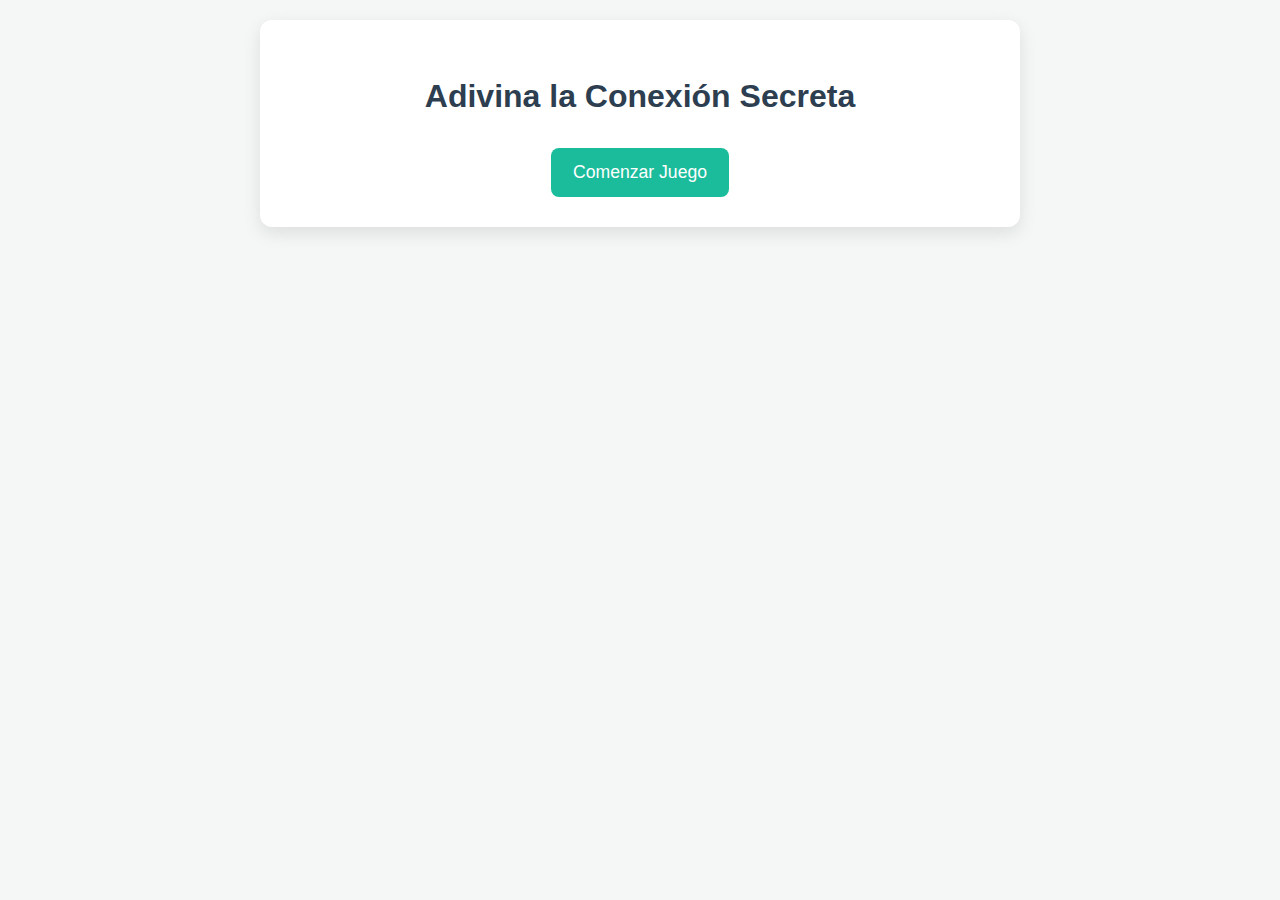
<file: find-the-word.html>
<!DOCTYPE html>
<html lang="es">
<head>
    <meta charset="UTF-8">
    <meta name="viewport" content="width=device-width, initial-scale=1.0">
    <title>Juego de Asociación de Palabras Avanzado</title>
    <style>
        body {
            font-family: 'Segoe UI', Tahoma, Geneva, Verdana, sans-serif;
            display: flex;
            flex-direction: column;
            align-items: center;
            background-color: #f4f7f6; /* Un gris muy claro y suave */
            margin-top: 20px;
            color: #333;
            line-height: 1.6;
        }
        #game-container {
            background-color: #ffffff;
            padding: 30px;
            border-radius: 12px;
            box-shadow: 0 6px 18px rgba(0,0,0,0.1);
            width: 90%;
            max-width: 700px;
            text-align: center;
        }
        h1 {
            color: #2c3e50; /* Azul oscuro petróleo */
            margin-bottom: 25px;
        }
        #context-words-area h2 {
            margin-top: 0;
            color: #34495e; /* Azul grisáceo */
            font-size: 1.5em; /* Ajustado para mejor lectura */
            margin-bottom: 15px;
        }
        #context-words-list {
            list-style-type: none;
            padding: 0;
            margin-bottom: 25px;
            display: flex;
            flex-wrap: wrap;
            justify-content: center;
            gap: 12px; /* Espacio entre "píldoras" */
        }
        #context-words-list li {
            background-color: #e0eafc; /* Azul bebé muy claro */
            padding: 10px 18px;
            border-radius: 25px; /* Forma de píldora más pronunciada */
            font-size: 1.15em;
            color: #2c3e50; /* Azul oscuro petróleo para el texto */
            box-shadow: 0 3px 6px rgba(0,0,0,0.08);
            transition: transform 0.2s ease-out;
        }
        #context-words-list li:hover {
            transform: translateY(-2px);
        }
        #input-area {
            margin-top: 20px;
            display: flex;
            justify-content: center;
            align-items: center;
            gap: 10px;
            margin-bottom: 20px;
        }
        #user-word-input {
            padding: 14px;
            font-size: 1.1em;
            border: 2px solid #bdc3c7; /* Gris neutro */
            border-radius: 8px;
            width: 65%;
            max-width: 320px;
            transition: border-color 0.3s ease;
        }
        #user-word-input:focus {
            outline: none;
            border-color: #3498db; /* Azul brillante al enfocar */
        }
        #submit-button, #start-button, #next-round-button {
            padding: 14px 22px;
            font-size: 1.1em;
            color: white;
            border: none;
            border-radius: 8px;
            cursor: pointer;
            transition: background-color 0.3s ease, transform 0.1s ease;
        }
        #submit-button:hover:not(:disabled), 
        #start-button:hover:not(:disabled), 
        #next-round-button:hover:not(:disabled) {
            transform: translateY(-1px);
        }

        #start-button { background-color: #1abc9c; /* Turquesa */ }
        #start-button:hover { background-color: #16a085; /* Turquesa oscuro */ }
        
        #submit-button { background-color: #3498db; /* Azul brillante */ }
        #submit-button:hover:not(:disabled) { background-color: #2980b9; /* Azul más oscuro */ }
        #submit-button:disabled { background-color: #aab8c2; cursor: not-allowed; }

        #next-round-button { background-color: #2ecc71; /* Verde esmeralda */ }
        #next-round-button:hover:not(:disabled) { background-color: #27ae60; /* Verde más oscuro */ }
        #next-round-button:disabled { background-color: #95a5a6; /* Gris para deshabilitado */ }

        #feedback-area {
            margin-top: 30px;
            padding: 20px;
            background-color: #ecf0f1; /* Gris muy claro */
            border-radius: 8px;
            border-left: 6px solid #3498db; /* Acento azul */
            text-align: left;
        }
        .feedback-text { margin-top: 8px; font-size: 1.05em; color: #555; }
        #possible-answers-area { margin-top: 15px; font-size: 0.95em; }
        #possible-answers-area p { font-weight: bold; color: #34495e; }
        #possible-answers-area ul { list-style-type: disc; margin-left: 25px; padding-left: 0;}
        #possible-answers-area li { margin-bottom: 5px; }

        #score-area { margin-top: 25px; font-size: 1.4em; font-weight: bold; color: #2c3e50; }
        
        #final-summary {
            margin-top: 30px; padding: 25px; background-color: #e8f6f3; /* Verde menta muy claro */
            border: 1px solid #d0e9e4; border-radius: 10px; text-align: left;
        }
        #final-summary h3 { color: #16a085; /* Turquesa oscuro */ text-align: center; font-size: 1.6em; }
        #final-summary ul { list-style-type: none; padding: 0; }
        #final-summary li {
            background-color: #fff; margin-bottom: 12px; padding: 15px;
            border-radius: 6px; border: 1px solid #ddd; font-size: 1em;
            line-height: 1.5;
        }
        #final-summary li strong { color: #2c3e50; }
        #final-summary li em { color: #3498db; }
    </style>
</head>
<body>
    <div id="game-container">
        <h1>Adivina la Conexión Secreta</h1>

        <div id="context-words-area" style="display:none;">
            <h2>Considera esta lista de palabras:</h2>
            <ul id="context-words-list"></ul>
            <p>Escribe una palabra que conecte o englobe a TODAS ellas:</p>
        </div>

        <div id="input-area" style="display:none;">
            <input type="text" id="user-word-input" placeholder="Tu palabra clave...">
            <button id="submit-button">Enviar</button>
        </div>

        <div id="feedback-area" style="display:none;">
            <p class="feedback-text">Tu palabra enviada: <strong id="user-submitted-word"></strong></p>
            <p class="feedback-text">Puntos obtenidos en esta ronda: <strong id="round-points"></strong></p>
            <div id="possible-answers-area" style="display:none;">
                <p>Algunas respuestas posibles (y sus puntos):</p>
                <ul id="possible-answers-list"></ul>
            </div>
        </div>

        <div id="score-area" style="display:none;">
            <p>Puntuación Total: <span id="total-score">0</span></p>
        </div>

        <button id="next-round-button" style="display:none;">Siguiente Ronda</button>
        <button id="start-button">Comenzar Juego</button>

        <div id="final-summary" style="display:none;">
            <h3>¡Juego Terminado!</h3>
            <p style="text-align:center; font-size: 1.3em; margin-bottom:20px;">Puntuación Final Total: <strong id="final-total-score"></strong></p>
            <h4>Resumen de tus selecciones:</h4>
            <ul id="selection-summary-list"></ul>
        </div>
    </div>

    <script>
        const wordSets = [
            {
                contextWords: ["PLAYA", "ARENA", "OLAS", "SOL", "MAR"],
                relatedAnswers: [
                    { word: "VERANO", weight: 10 }, { word: "VACACIONES", weight: 8 },
                    { word: "NADAR", weight: 6 }, { word: "BRONCEADO", weight: 5 },
                    { word: "RELAX", weight: 4 }, { word: "COSTA", weight: 3}
                ]
            },
            {
                contextWords: ["LIBRO", "LEER", "HISTORIA", "PÁGINAS", "CONOCIMIENTO"],
                relatedAnswers: [
                    { word: "BIBLIOTECA", weight: 10 }, { word: "AUTOR", weight: 8 },
                    { word: "NOVELA", weight: 7 }, { word: "APRENDER", weight: 6 },
                    { word: "IMAGINACION", weight: 5 }, { word: "SABIDURIA", weight: 4} // Normalizado sin tilde
                ]
            },
            {
                contextWords: ["FIESTA", "MÚSICA", "AMIGOS", "BAILAR", "CELEBRACIÓN"],
                relatedAnswers: [
                    { word: "ALEGRIA", weight: 10 }, { word: "DIVERSION", weight: 9 }, // Normalizado
                    { word: "CUMPLEAÑOS", weight: 7 }, { word: "NOCHE", weight: 6 },
                    { word: "EVENTO", weight: 5 }, { word: "BAILE", weight: 4 }
                ]
            },
            {
                contextWords: ["MONTAÑA", "ÁRBOLES", "SENDERO", "CIMA", "EXCURSIÓN"],
                relatedAnswers: [
                    { word: "NATURALEZA", weight: 10 }, { word: "SENDERISMO", weight: 9 },
                    { word: "CAMINAR", weight: 8 }, { word: "PAISAJE", weight: 7 }, 
                    { word: "AIRE", weight: 6 }, { word: "AVENTURA", weight: 5 }
                ]
            },
            {
                contextWords: ["COCINA", "RECETA", "INGREDIENTES", "SABOR", "COMIDA"],
                relatedAnswers: [
                    { word: "CHEF", weight: 10 }, { word: "COCINAR", weight: 9 },
                    { word: "RESTAURANTE", weight: 8 }, { word: "GASTRONOMIA", weight: 7 }, // Normalizado
                    { word: "ALIMENTO", weight: 6 }, { word: "DELICIOSO", weight: 5 }
                ]
            }
        ];

        let currentRound = 0;
        let totalScore = 0;
        const userSelections = [];

        const contextWordsAreaEl = document.getElementById('context-words-area');
        const contextWordsListEl = document.getElementById('context-words-list');
        const inputAreaEl = document.getElementById('input-area');
        const userWordInputEl = document.getElementById('user-word-input');
        const submitButton = document.getElementById('submit-button');

        const feedbackAreaEl = document.getElementById('feedback-area');
        const userSubmittedWordEl = document.getElementById('user-submitted-word');
        const roundPointsEl = document.getElementById('round-points');
        const possibleAnswersAreaEl = document.getElementById('possible-answers-area');
        const possibleAnswersListEl = document.getElementById('possible-answers-list');

        const totalScoreEl = document.getElementById('total-score');
        const scoreAreaEl = document.getElementById('score-area');
        const nextRoundButton = document.getElementById('next-round-button');
        const startButton = document.getElementById('start-button');
        const finalSummaryEl = document.getElementById('final-summary');
        const finalTotalScoreEl = document.getElementById('final-total-score');
        const selectionSummaryListEl = document.getElementById('selection-summary-list');

        function normalizeWord(word) {
            if (typeof word !== 'string') return '';
            return word.trim().toUpperCase()
                       .normalize("NFD").replace(/[\u0300-\u036f]/g, ""); // Elimina acentos
        }
        
        startButton.addEventListener('click', () => {
            startButton.style.display = 'none';
            contextWordsAreaEl.style.display = 'block';
            inputAreaEl.style.display = 'flex';
            scoreAreaEl.style.display = 'block';
            loadRound(currentRound);
        });

        function loadRound(roundIndex) {
            feedbackAreaEl.style.display = 'none';
            possibleAnswersAreaEl.style.display = 'none';
            nextRoundButton.style.display = 'none';
            userWordInputEl.value = '';
            userWordInputEl.disabled = false;
            submitButton.disabled = false;

            if (roundIndex >= wordSets.length) {
                endGame();
                return;
            }

            const currentSet = wordSets[roundIndex];
            contextWordsListEl.innerHTML = '';
            currentSet.contextWords.forEach(word => {
                const listItem = document.createElement('li');
                listItem.textContent = word;
                contextWordsListEl.appendChild(listItem);
            });
            userWordInputEl.focus();
        }

        submitButton.addEventListener('click', processUserSubmission);
        userWordInputEl.addEventListener('keypress', function(event) {
            if (event.key === 'Enter' && !submitButton.disabled) {
                processUserSubmission();
            }
        });

        function processUserSubmission() {
            const rawUserWord = userWordInputEl.value;
            if (!rawUserWord.trim()) {
                alert("Por favor, escribe una palabra.");
                return;
            }
            const userWordNormalized = normalizeWord(rawUserWord);
            userWordInputEl.disabled = true;
            submitButton.disabled = true;

            const currentSet = wordSets[currentRound];
            let pointsThisRound = 0;
            let matchedAnswerDetails = null;

            for (const ans of currentSet.relatedAnswers) {
                if (normalizeWord(ans.word) === userWordNormalized) {
                    pointsThisRound = ans.weight;
                    matchedAnswerDetails = ans;
                    break;
                }
            }

            totalScore += pointsThisRound;
            userSelections.push({
                contextWords: currentSet.contextWords.join(', '),
                chosenWord: rawUserWord, 
                pointsEarned: pointsThisRound
            });

            userSubmittedWordEl.textContent = rawUserWord;
            roundPointsEl.textContent = pointsThisRound;
            totalScoreEl.textContent = totalScore;
            feedbackAreaEl.style.display = 'block';

            possibleAnswersListEl.innerHTML = '';
            const sortedAnswers = [...currentSet.relatedAnswers].sort((a, b) => b.weight - a.weight);
            sortedAnswers.forEach(ans => {
                const li = document.createElement('li');
                li.textContent = `${ans.word} (${ans.weight} pts)`;
                if (matchedAnswerDetails && normalizeWord(ans.word) === normalizeWord(matchedAnswerDetails.word)) {
                    li.style.fontWeight = 'bold';
                    li.style.color = '#27ae60'; // Verde para la respuesta acertada
                } else if (pointsThisRound === 0 && ans.weight === sortedAnswers[0].weight && sortedAnswers.length > 0) {
                     // Podrías destacar la mejor si el usuario no la acertó
                }
                possibleAnswersListEl.appendChild(li);
            });
            possibleAnswersAreaEl.style.display = 'block';

            if (currentRound < wordSets.length - 1) {
                nextRoundButton.textContent = 'Siguiente Ronda';
            } else {
                nextRoundButton.textContent = 'Ver Resultados Finales';
            }
            nextRoundButton.style.display = 'block';
            nextRoundButton.disabled = false;
            nextRoundButton.focus(); // Ayuda a la navegación con teclado
        }

        nextRoundButton.addEventListener('click', () => {
            currentRound++;
            nextRoundButton.disabled = true;
            loadRound(currentRound);
        });

        function endGame() {
            contextWordsAreaEl.style.display = 'none';
            inputAreaEl.style.display = 'none';
            feedbackAreaEl.style.display = 'none';
            scoreAreaEl.style.display = 'none';
            nextRoundButton.style.display = 'none';

            finalTotalScoreEl.textContent = totalScore;
            selectionSummaryListEl.innerHTML = '';

            userSelections.forEach(selection => {
                const listItem = document.createElement('li');
                listItem.innerHTML = `Para el conjunto de palabras [<em>${selection.contextWords}</em>], tu palabra fue "<strong>${selection.chosenWord}</strong>" y obtuviste <strong>${selection.pointsEarned}</strong> puntos.`;
                selectionSummaryListEl.appendChild(listItem);
            });

            finalSummaryEl.style.display = 'block';
        }
    </script>
</body>
</html>
</file>
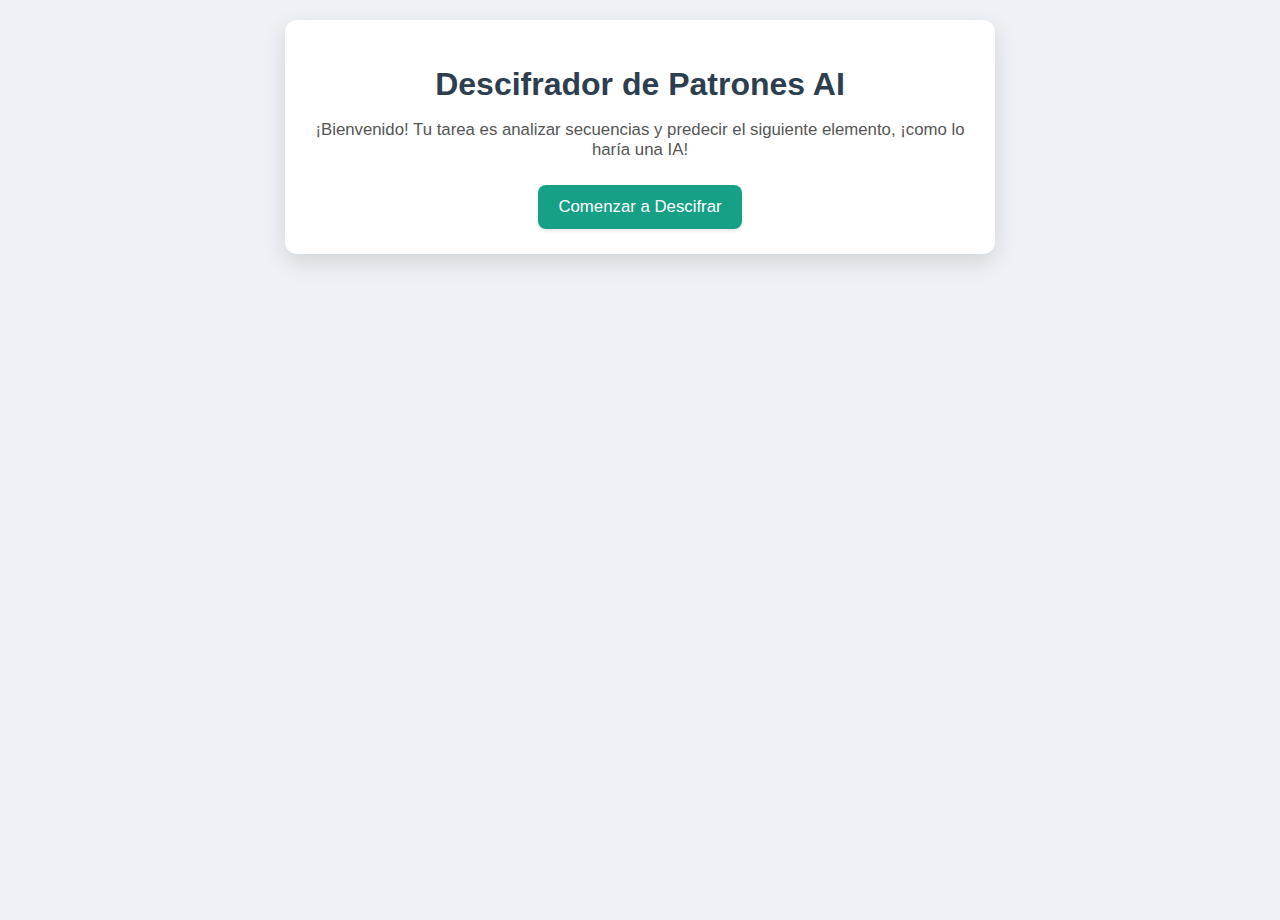
<file: pattern-finder.html>
<!DOCTYPE html>
<html lang="es">
<head>
    <meta charset="UTF-8">
    <meta name="viewport" content="width=device-width, initial-scale=1.0">
    <title>Descifrador de Patrones AI</title>
    <style>
        body {
            font-family: 'Segoe UI', Tahoma, Geneva, Verdana, sans-serif;
            display: flex;
            flex-direction: column;
            align-items: center;
            background-color: #eef1f5; /* Un fondo gris azulado muy claro */
            margin: 0;
            padding-top: 20px;
            color: #333;
            min-height: 100vh;
        }
        #game-container {
            background-color: #ffffff;
            padding: 25px 30px;
            border-radius: 12px;
            box-shadow: 0 8px 25px rgba(0,0,0,0.12);
            width: 90%;
            max-width: 650px;
            text-align: center;
            margin-bottom: 30px;
        }
        h1 {
            color: #2c3e50; /* Azul petróleo oscuro */
            margin-bottom: 10px;
        }
        #intro-text {
            color: #555;
            margin-bottom: 25px;
            font-size: 1.05em;
        }
        #sequence-area h2 {
            margin-top: 0;
            color: #34495e; /* Azul grisáceo */
            font-size: 1.4em;
            margin-bottom: 8px;
        }
        #sequence-display {
            font-size: 1.8em; /* Más grande para la secuencia */
            font-weight: bold;
            color: #2980b9; /* Azul brillante */
            margin-bottom: 20px;
            padding: 10px;
            background-color: #f8f9fa;
            border-radius: 6px;
            display: inline-block;
        }
        #input-area {
            margin-top: 15px;
            display: flex;
            justify-content: center;
            align-items: center;
            gap: 10px;
            margin-bottom: 20px;
        }
        #user-answer-input {
            padding: 12px;
            font-size: 1.1em;
            border: 2px solid #ced4da; /* Borde gris claro */
            border-radius: 8px;
            width: 50%;
            max-width: 200px;
            text-align: center;
            transition: border-color 0.3s ease;
        }
        #user-answer-input:focus {
            outline: none;
            border-color: #3498db; /* Azul al enfocar */
        }
        #submit-button, #start-button, #next-round-button {
            padding: 12px 20px;
            font-size: 1.05em;
            color: white;
            border: none;
            border-radius: 8px;
            cursor: pointer;
            transition: background-color 0.2s ease, transform 0.1s ease;
            box-shadow: 0 2px 4px rgba(0,0,0,0.1);
        }
        #submit-button:hover:not(:disabled), 
        #start-button:hover:not(:disabled), 
        #next-round-button:hover:not(:disabled) {
            transform: translateY(-1px);
        }

        #start-button { background-color: #16a085; /* Turquesa */ }
        #start-button:hover { background-color: #138d75; }
        
        #submit-button { background-color: #3498db; /* Azul brillante */ }
        #submit-button:hover:not(:disabled) { background-color: #2980b9; }
        #submit-button:disabled { background-color: #bdc3c7; cursor: not-allowed; opacity: 0.7; }

        #next-round-button { background-color: #2ecc71; /* Verde esmeralda */ }
        #next-round-button:hover:not(:disabled) { background-color: #27ae60; }
        #next-round-button:disabled { background-color: #95a5a6; opacity: 0.7; }

        #feedback-area {
            margin-top: 25px;
            padding: 18px;
            background-color: #f0f3f4; /* Gris muy claro */
            border-radius: 8px;
            text-align: left;
            border-left: 5px solid #1abc9c; /* Acento turquesa */
        }
        .feedback-text { margin: 8px 0; font-size: 1em; }
        #feedback-result { font-weight: bold; }
        #pattern-explanation { background-color: #e4e9eb; padding: 10px; border-radius: 5px; margin-top:10px; }

        #score-area { margin-top: 20px; font-size: 1.3em; font-weight: bold; color: #2c3e50; }
        
        #final-summary {
            margin-top: 25px; padding: 20px; background-color: #e6f7ff; /* Azul cielo muy pálido */
            border: 1px solid #cce7ff; border-radius: 10px; text-align: left;
        }
        #final-summary h3 { color: #0056b3; /* Azul oscuro */ text-align: center; font-size: 1.5em; }
        #final-summary ul { list-style-type: none; padding: 0; }
        #final-summary li {
            background-color: #fff; margin-bottom: 10px; padding: 12px;
            border-radius: 6px; border: 1px solid #dfe6e9;
            font-size: 0.95em; line-height: 1.5;
        }
        #final-summary li strong { color: #333; }
        #final-summary li em { color: #2980b9; } /* Respuesta correcta */
        #final-summary li .user-answer { color: #e74c3c; } /* Respuesta del usuario si es incorrecta */
        #final-summary li .user-answer.correct { color: #27ae60; } /* Respuesta del usuario si es correcta */

    </style>
</head>
<body>
    <div id="game-container">
        <h1>Descifrador de Patrones AI</h1>
        <p id="intro-text">¡Bienvenido! Tu tarea es analizar secuencias y predecir el siguiente elemento, ¡como lo haría una IA!</p>

        <div id="sequence-area" style="display:none;">
            <h2>Completa la siguiente secuencia:</h2>
            <p id="sequence-display"> </p>
        </div>

        <div id="input-area" style="display:none;">
            <input type="text" id="user-answer-input" placeholder="Tu respuesta...">
            <button id="submit-button">Enviar Respuesta</button>
        </div>

        <div id="feedback-area" style="display:none;">
            <p class="feedback-text" id="feedback-result"></p>
            <p class="feedback-text">Tu respuesta fue: <strong id="user-answer-feedback"></strong></p>
            <p class="feedback-text">La respuesta correcta era: <strong id="correct-answer-feedback"></strong></p>
            <div id="pattern-explanation">
                <strong>Explicación del patrón:</strong>
                <p id="pattern-explanation-text"></p>
            </div>
        </div>

        <div id="score-area" style="display:none;">
            <p>Puntuación Total: <span id="total-score">0</span></p>
        </div>

        <button id="next-round-button" style="display:none;">Siguiente Patrón</button>
        <button id="start-button">Comenzar a Descifrar</button>

        <div id="final-summary" style="display:none;">
            <h3>¡Has completado el desafío!</h3>
            <p style="text-align:center; font-size: 1.2em; margin-bottom:15px;">Puntuación Final: <strong id="final-total-score"></strong></p>
            <h4>Resumen de tus predicciones:</h4>
            <ul id="selection-summary-list"></ul>
        </div>
    </div>

    <script>
        const sequenceData = [
            {
                id: 1,
                displaySequence: "2, 4, 6, 8",
                correctAnswer: "10",
                patternDescription: "Se suma 2 al número anterior.",
                points: 10
            },
            {
                id: 2,
                displaySequence: "A, C, E, G",
                correctAnswer: "I",
                patternDescription: "Se salta una letra del abecedario.",
                points: 10
            },
            {
                id: 3,
                displaySequence: "1, 1, 2, 3, 5",
                correctAnswer: "8",
                patternDescription: "Cada número es la suma de los dos anteriores (Secuencia de Fibonacci).",
                points: 15
            },
            {
                id: 4,
                displaySequence: "Z, X, V, T",
                correctAnswer: "R",
                patternDescription: "Se salta una letra hacia atrás en el abecedario (R S T U V W X Y Z).",
                points: 15
            },
            {
                id: 5,
                displaySequence: "3, 9, 27, 81", // Multiplicar por 3
                correctAnswer: "243",
                patternDescription: "Se multiplica el número anterior por 3.",
                points: 15
            },
            {
                id: 6,
                displaySequence: "1, 4, 9, 16",
                correctAnswer: "25",
                patternDescription: "Son los números naturales elevados al cuadrado (1², 2², 3², 4²...).",
                points: 15
            },
            {
                id: 7,
                displaySequence: "ROJO, NARANJA, AMARILLO",
                correctAnswer: "VERDE",
                patternDescription: "Sigue el orden de los colores primarios y secundarios (similar al arcoíris).",
                points: 10
            },
            {
                id: 8,
                displaySequence: "100, 95, 90, 85",
                correctAnswer: "80",
                patternDescription: "Se resta 5 al número anterior.",
                points: 10
            }
        ];

        let currentRound = 0;
        let totalScore = 0;
        const userSelections = [];

        const introTextEl = document.getElementById('intro-text');
        const sequenceAreaEl = document.getElementById('sequence-area');
        const sequenceDisplayEl = document.getElementById('sequence-display');
        const inputAreaEl = document.getElementById('input-area');
        const userAnswerInputEl = document.getElementById('user-answer-input');
        const submitButton = document.getElementById('submit-button');

        const feedbackAreaEl = document.getElementById('feedback-area');
        const feedbackResultEl = document.getElementById('feedback-result');
        const userAnswerFeedbackEl = document.getElementById('user-answer-feedback');
        const correctAnswerFeedbackEl = document.getElementById('correct-answer-feedback');
        const patternExplanationTextEl = document.getElementById('pattern-explanation-text');
        
        const scoreAreaEl = document.getElementById('score-area');
        const totalScoreEl = document.getElementById('total-score');
        const nextRoundButton = document.getElementById('next-round-button');
        const startButton = document.getElementById('start-button');
        
        const finalSummaryEl = document.getElementById('final-summary');
        const finalTotalScoreEl = document.getElementById('final-total-score');
        const selectionSummaryListEl = document.getElementById('selection-summary-list');

        function normalizeAnswer(answer) {
            if (typeof answer !== 'string') return '';
            return answer.trim().toUpperCase();
        }
        
        startButton.addEventListener('click', () => {
            startButton.style.display = 'none';
            introTextEl.style.display = 'none';
            sequenceAreaEl.style.display = 'block';
            inputAreaEl.style.display = 'flex';
            scoreAreaEl.style.display = 'block';
            loadRound(currentRound);
        });

        function loadRound(roundIndex) {
            feedbackAreaEl.style.display = 'none';
            nextRoundButton.style.display = 'none';
            userAnswerInputEl.value = '';
            userAnswerInputEl.disabled = false;
            submitButton.disabled = false;

            if (roundIndex >= sequenceData.length) {
                endGame();
                return;
            }

            const currentSequence = sequenceData[roundIndex];
            sequenceDisplayEl.innerHTML = `<strong>${currentSequence.displaySequence},</strong> <span style="color: #7f8c8d;">___</span>`;
            userAnswerInputEl.focus();
        }

        submitButton.addEventListener('click', processUserAnswer);
        userAnswerInputEl.addEventListener('keypress', function(event) {
            if (event.key === 'Enter' && !submitButton.disabled) {
                processUserAnswer();
            }
        });

        function processUserAnswer() {
            const rawUserAnswer = userAnswerInputEl.value;
            if (!rawUserAnswer.trim()) {
                alert("Por favor, ingresa tu predicción para el patrón.");
                return;
            }
            const normalizedUserAnswer = normalizeAnswer(rawUserAnswer);
            userAnswerInputEl.disabled = true;
            submitButton.disabled = true;

            const currentSequence = sequenceData[currentRound];
            const normalizedCorrectAnswer = normalizeAnswer(currentSequence.correctAnswer);
            let pointsThisRound = 0;
            let isCorrect = false;

            if (normalizedUserAnswer === normalizedCorrectAnswer) {
                pointsThisRound = currentSequence.points;
                totalScore += pointsThisRound;
                feedbackResultEl.textContent = `¡Correcto! (+${pointsThisRound} puntos)`;
                feedbackResultEl.style.color = '#27ae60'; // Verde
                isCorrect = true;
            } else {
                feedbackResultEl.textContent = "¡Incorrecto!";
                feedbackResultEl.style.color = '#e74c3c'; // Rojo
            }
            
            totalScoreEl.textContent = totalScore;
            userAnswerFeedbackEl.textContent = rawUserAnswer;
            correctAnswerFeedbackEl.textContent = currentSequence.correctAnswer;
            patternExplanationTextEl.textContent = currentSequence.patternDescription;
            feedbackAreaEl.style.display = 'block';

            userSelections.push({
                sequence: currentSequence.displaySequence,
                userAnswer: rawUserAnswer,
                correctAnswer: currentSequence.correctAnswer,
                pointsEarned: pointsThisRound,
                isCorrect: isCorrect
            });

            if (currentRound < sequenceData.length - 1) {
                nextRoundButton.textContent = 'Siguiente Patrón';
            } else {
                nextRoundButton.textContent = 'Ver Resultados Finales';
            }
            nextRoundButton.style.display = 'block';
            nextRoundButton.disabled = false;
            nextRoundButton.focus();
        }

        nextRoundButton.addEventListener('click', () => {
            currentRound++;
            nextRoundButton.disabled = true;
            loadRound(currentRound);
        });

        function endGame() {
            sequenceAreaEl.style.display = 'none';
            inputAreaEl.style.display = 'none';
            feedbackAreaEl.style.display = 'none';
            scoreAreaEl.style.display = 'none';
            nextRoundButton.style.display = 'none';
            introTextEl.style.display = 'none';


            finalTotalScoreEl.textContent = totalScore;
            selectionSummaryListEl.innerHTML = '';

            userSelections.forEach(sel => {
                const listItem = document.createElement('li');
                const userAnswerClass = sel.isCorrect ? 'user-answer correct' : 'user-answer';
                listItem.innerHTML = `Secuencia: <strong>${sel.sequence}, ___</strong><br>
                                      Tu predicción: <span class="${userAnswerClass}">${sel.userAnswer}</span><br>
                                      Respuesta correcta: <em>${sel.correctAnswer}</em><br>
                                      Puntos: <strong>${sel.pointsEarned}</strong>`;
                selectionSummaryListEl.appendChild(listItem);
            });

            finalSummaryEl.style.display = 'block';
        }
    </script>
</body>
</html>
</file>
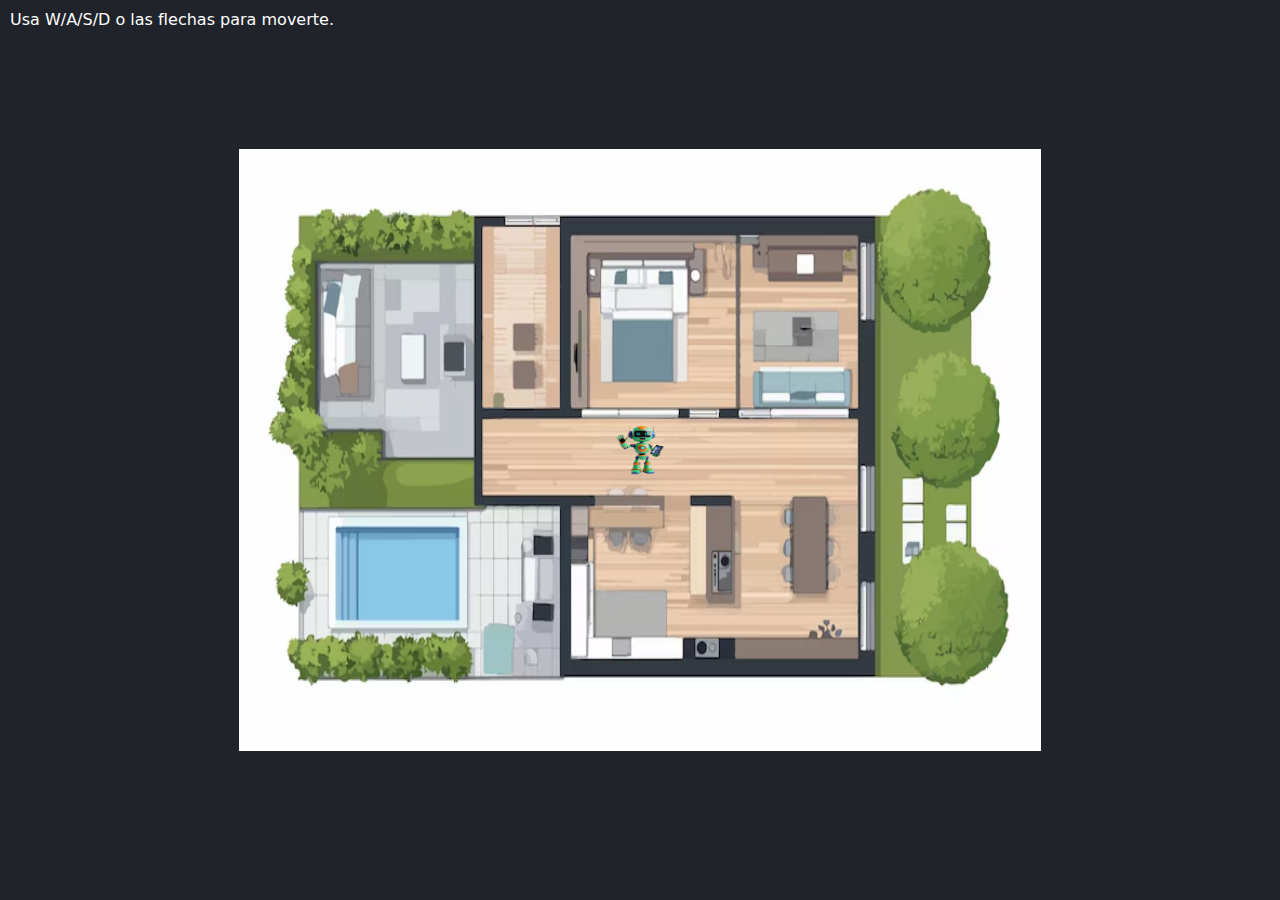
<file: three-game.html>
<!DOCTYPE html>
<html lang="es">
<head>
    <meta charset="UTF-8">
    <title>Juego 2D - Casa con Fondo</title>
    <style>
        body {
            margin: 0;
            padding: 0;
            display: flex;
            justify-content: center;
            align-items: center;
            height: 100vh;
            background-color: #20232a;
            overflow: hidden;
        }
        canvas {
            border: 1px solid white;
        }
        #info {
            position: absolute;
            top: 10px;
            left: 10px;
            font-family: system-ui, sans-serif;
            color: #ffffff;
            user-select: none;
        }
    </style>
</head>
<body>
    <div id="info">Usa W/A/S/D o las flechas para moverte.</div>
    <canvas id="gameCanvas" width="800" height="600"></canvas>

    <script>
        const canvas = document.getElementById('gameCanvas');
        const ctx = canvas.getContext('2d');

        // --- IMÁGENES ---
        const playerImage = new Image();
        playerImage.src = 'fusion-boty/recruiter/fusion-boty-no-bg.png';

        const backgroundImage = new Image();
        // !!! IMPORTANTE: Cambia esta línea por la ruta a tu imagen de fondo !!!
        backgroundImage.src = 'fusion-boty/recruiter//prop.png';

        // --- OBJETOS DEL JUEGO ---
        const player = {
            x: canvas.width / 2 - 25,
            y: canvas.height / 2 - 25,
            width: 50,
            height: 50,
            speed: 4
        };

        // --- PAREDES PARA COLISIÓN (puedes hacerlas coincidir con tu fondo) ---
        const walls = [
            { x: 0, y: 0, width: canvas.width, height: 10 },
            { x: 0, y: canvas.height - 10, width: canvas.width, height: 10 },
            { x: 0, y: 0, width: 10, height: canvas.height },
            { x: canvas.width - 10, y: 0, width: 10, height: canvas.height },
            { x: 100, y: 100, width: 10, height: 400 },
            { x: 250, y: 0, width: 10, height: 250 },
            { x: 250, y: 350, width: 300, height: 10 },
            { x: 650, y: 100, width: 10, height: 400 }
        ];

        const keys = {};
        window.addEventListener('keydown', (e) => { keys[e.code] = true; });
        window.addEventListener('keyup', (e) => { keys[e.code] = false; });

        // --- LÓGICA DEL JUEGO ---
        function checkCollision(rect1, rect2) {
            return rect1.x < rect2.x + rect2.width &&
                   rect1.x + rect1.width > rect2.x &&
                   rect1.y < rect2.y + rect2.height &&
                   rect1.y + rect1.height > rect2.y;
        }

        function updatePlayerPosition() {
            const originalX = player.x;
            const originalY = player.y;

            let moveX = 0;
            let moveY = 0;
            if (keys['KeyW'] || keys['ArrowUp']) moveY -= player.speed;
            if (keys['KeyS'] || keys['ArrowDown']) moveY += player.speed;
            if (keys['KeyA'] || keys['ArrowLeft']) moveX -= player.speed;
            if (keys['KeyD'] || keys['ArrowRight']) moveX += player.speed;

            player.x += moveX;
            for (const wall of walls) {
                if (checkCollision(player, wall)) {
                    player.x = originalX;
                    break;
                }
            }

            player.y += moveY;
            for (const wall of walls) {
                if (checkCollision(player, wall)) {
                    player.y = originalY;
                    break;
                }
            }
        }

        function draw() {
            ctx.clearRect(0, 0, canvas.width, canvas.height);

            // 1. Dibujar el fondo
            ctx.drawImage(backgroundImage, 0, 0, canvas.width, canvas.height);

            // 2. Dibujar las paredes (opcional, puedes comentarlo si no las quieres visibles)
            // ctx.fillStyle = '#888';
            // walls.forEach(wall => {
            //     ctx.fillRect(wall.x, wall.y, wall.width, wall.height);
            // });

            // 3. Dibujar al jugador
            ctx.drawImage(playerImage, player.x, player.y, player.width, player.height);
        }

        function gameLoop() {
            updatePlayerPosition();
            draw();
            requestAnimationFrame(gameLoop);
        }

        // --- INICIO DEL JUEGO ---
        let loadedImages = 0;
        const totalImages = 2; // playerImage y backgroundImage

        function onImageLoad() {
            loadedImages++;
            if (loadedImages === totalImages) {
                gameLoop(); // Empezar solo cuando ambas imágenes estén listas
            }
        }

        playerImage.onload = onImageLoad;
        backgroundImage.onload = onImageLoad;

        playerImage.onerror = () => {
            console.error("No se pudo cargar la imagen del jugador.");
            alert("Error al cargar la imagen del jugador.");
        };
        backgroundImage.onerror = () => {
            console.error("No se pudo cargar la imagen de fondo. El juego continuará sin ella.");
            // Aún si el fondo falla, intentamos iniciar el juego con el personaje
            onImageLoad();
        };
    </script>
</body>
</html>
</file>
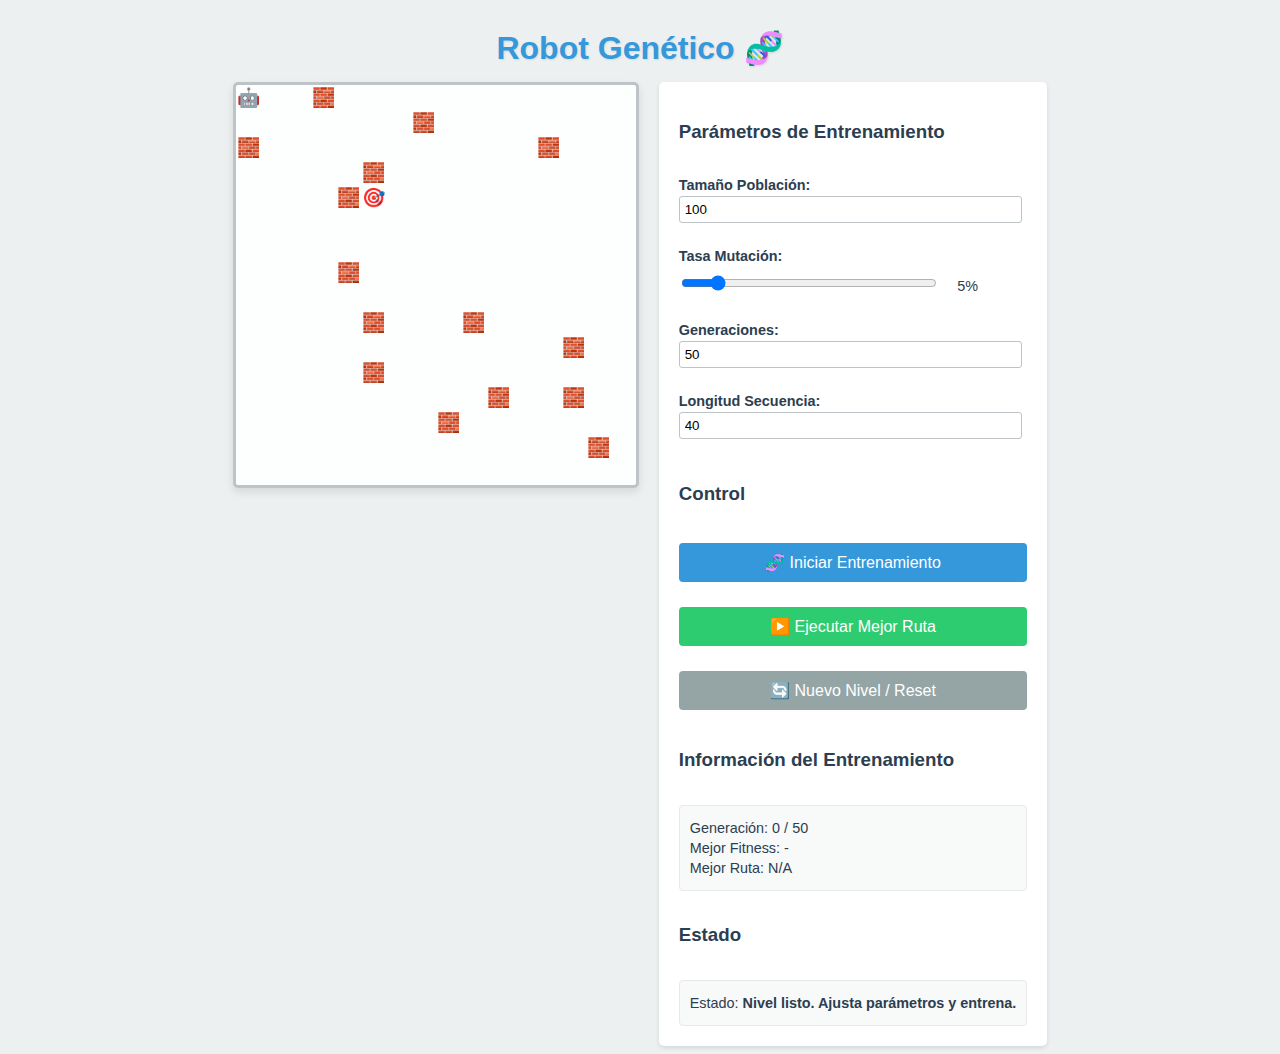
<file: training.html>
<!DOCTYPE html>
<html lang="es">
<head>
    <meta charset="UTF-8">
    <meta name="viewport" content="width=device-width, initial-scale=1.0">
    <title>Robot Genético - Simulación de Entrenamiento</title>
    <style>
        /* --- CSS similar al anterior, adaptado --- */
        :root {
            --game-size: 400px;
            --tile-size: 25px; /* Más pequeño para más espacio */
            --robot-color: #3498db;
            --goal-color: #2ecc71;
            --obstacle-color: #e74c3c;
            --path-color: rgba(52, 152, 219, 0.3); /* Color para visualizar ruta */
            --bg-color: #ecf0f1;
            --border-color: #bdc3c7;
            --text-color: #2c3e50;
            --panel-bg: #ffffff;
        }

        body {
            font-family: 'Segoe UI', Tahoma, Geneva, Verdana, sans-serif;
            display: flex;
            justify-content: center;
            align-items: center;
            min-height: 100vh;
            background-color: var(--bg-color);
            color: var(--text-color);
            flex-direction: column;
            gap: 15px;
        }

        h1 {
            margin-bottom: 0;
            color: var(--robot-color);
            text-shadow: 1px 1px 2px rgba(0,0,0,0.1);
        }

        #main-container {
            display: flex;
            gap: 20px;
            align-items: flex-start;
            flex-wrap: wrap;
            justify-content: center;
        }

        #game-board {
            width: var(--game-size);
            height: var(--game-size);
            border: 3px solid var(--border-color);
            background-color: #fdfefe;
            position: relative;
            box-shadow: 0 4px 8px rgba(0,0,0,0.1);
            border-radius: 5px;
            overflow: hidden;
        }

        .game-object {
            width: var(--tile-size);
            height: var(--tile-size);
            position: absolute;
            font-size: calc(var(--tile-size) * 0.75);
            display: flex;
            justify-content: center;
            align-items: center;
            transition: top 0.15s ease-in-out, left 0.15s ease-in-out;
            z-index: 5;
        }

        #robot { z-index: 10; transition: top 0.15s ease-in-out, left 0.15s ease-in-out, background-color 0.3s ease; }
        #goal { color: var(--goal-color); z-index: 1; }
        .obstacle { color: var(--obstacle-color); z-index: 3; }
        .path-dot { /* Para visualizar la mejor ruta */
             width: calc(var(--tile-size) * 0.3);
             height: calc(var(--tile-size) * 0.3);
             background-color: var(--path-color);
             border-radius: 50%;
             position: absolute;
             z-index: 2;
             transition: background-color 0.5s ease;
        }


        #control-panel {
            display: flex;
            flex-direction: column;
            gap: 15px;
            background-color: var(--panel-bg);
            padding: 20px;
            border-radius: 5px;
            box-shadow: 0 2px 4px rgba(0,0,0,0.1);
            min-width: 300px;
        }

        .parameter-group label {
            display: block;
            margin-bottom: 3px;
            font-weight: bold;
            font-size: 0.9em;
        }
        .parameter-group input[type="number"],
        .parameter-group input[type="range"] {
            width: 95%;
            padding: 5px;
            margin-bottom: 10px;
            border: 1px solid var(--border-color);
            border-radius: 3px;
        }
         .parameter-group input[type="range"] {
             width: 70%; /* Slider más corto */
             vertical-align: middle;
         }
         .parameter-group span { /* Para mostrar valor del slider */
             display: inline-block;
             min-width: 30px;
             text-align: right;
             font-size: 0.9em;
             margin-left: 5px;
         }


        #training-info, #status-info {
            font-size: 0.9em;
            background-color: #f8f9f9;
            padding: 10px;
            border: 1px solid #e8e8e8;
            border-radius: 4px;
        }
         #training-info p, #status-info p {
             margin: 4px 0;
         }
         #status-info .status { font-weight: bold; }
         #status-info .status.running { color: #e67e22; }
         #status-info .status.finished { color: var(--goal-color); }
         #status-info .status.idle { color: var(--text-color); }


        button {
            padding: 10px 15px;
            margin: 5px 0;
            font-size: 1em;
            cursor: pointer;
            border: none;
            border-radius: 4px;
            color: white;
            transition: background-color 0.2s ease;
        }
        #start-training-button { background-color: #3498db; width: 100%; }
        #start-training-button:hover { background-color: #2980b9; }
        #run-best-button { background-color: #2ecc71; width: 100%; }
        #run-best-button:hover { background-color: #27ae60; }
        #reset-level-button { background-color: #95a5a6; width: 100%;}
        #reset-level-button:hover { background-color: #7f8c8d; }

        button:disabled {
            background-color: #bdc3c7;
            cursor: not-allowed;
        }

        /* Estilos para feedback visual durante entrenamiento */
        #game-board.training {
            animation: pulse-border 1.5s infinite ease-in-out;
        }
         @keyframes pulse-border {
             0%, 100% { border-color: var(--border-color); }
             50% { border-color: var(--robot-color); }
         }

    </style>
</head>
<body>

    <h1>Robot Genético 🧬</h1>

    <div id="main-container">
        <div id="game-board">
            <div id="robot" class="game-object">🤖</div>
            <div id="goal" class="game-object">🎯</div>
            </div>

        <div id="control-panel">
            <h3>Parámetros de Entrenamiento</h3>
            <div class="parameter-group">
                <label for="population-size">Tamaño Población:</label>
                <input type="number" id="population-size" value="100" min="10" max="500" step="10">
            </div>
            <div class="parameter-group">
                <label for="mutation-rate">Tasa Mutación:</label>
                 <input type="range" id="mutation-rate-slider" value="5" min="0" max="50" step="1">
                 <span id="mutation-rate-value">5%</span>
            </div>
            <div class="parameter-group">
                 <label for="generations">Generaciones:</label>
                 <input type="number" id="generations" value="50" min="5" max="500" step="5">
            </div>
             <div class="parameter-group">
                 <label for="sequence-length">Longitud Secuencia:</label>
                 <input type="number" id="sequence-length" value="40" min="10" max="100" step="5">
             </div>

             <h3>Control</h3>
            <button id="start-training-button">🧬 Iniciar Entrenamiento</button>
            <button id="run-best-button" disabled>▶️ Ejecutar Mejor Ruta</button>
            <button id="reset-level-button">🔄 Nuevo Nivel / Reset</button>

             <h3>Información del Entrenamiento</h3>
             <div id="training-info">
                 <p>Generación: <span id="current-generation">0</span> / <span id="total-generations">50</span></p>
                 <p>Mejor Fitness: <span id="best-fitness">-</span></p>
                 <p>Mejor Ruta: <span id="best-sequence-info">N/A</span></p>
             </div>
             <h3>Estado</h3>
              <div id="status-info">
                  <p>Estado: <span id="status-message" class="status idle">Esperando</span></p>
                  <div id="progress-bar-container" style="width: 100%; background-color: #e0e0e0; border-radius: 5px; display: none;">
                      <div id="progress-bar" style="width: 0%; height: 10px; background-color: var(--robot-color); border-radius: 5px; transition: width 0.1s linear;"></div>
                  </div>
              </div>
        </div>
    </div>

    <script>
        // --- JavaScript con Algoritmo Genético ---

        const BOARD_SIZE = 400;
        const TILE_SIZE = 25;
        const GRID_SIZE = BOARD_SIZE / TILE_SIZE; // 16x16 grid
        const NUM_OBSTACLES = 15;
        const MOVES = ['up', 'down', 'left', 'right'];
        const ANIMATION_SPEED = 100; // ms para la ejecución final

        // DOM Elements
        const board = document.getElementById('game-board');
        const robot = document.getElementById('robot');
        const goal = document.getElementById('goal');
        const popSizeInput = document.getElementById('population-size');
        const mutationRateSlider = document.getElementById('mutation-rate-slider');
        const mutationRateValueSpan = document.getElementById('mutation-rate-value');
        const generationsInput = document.getElementById('generations');
        const sequenceLengthInput = document.getElementById('sequence-length');
        const startTrainingButton = document.getElementById('start-training-button');
        const runBestButton = document.getElementById('run-best-button');
        const resetLevelButton = document.getElementById('reset-level-button');
        const currentGenSpan = document.getElementById('current-generation');
        const totalGenSpan = document.getElementById('total-generations');
        const bestFitnessSpan = document.getElementById('best-fitness');
        const bestSequenceInfoSpan = document.getElementById('best-sequence-info');
        const statusMessageSpan = document.getElementById('status-message');
         const progressBarContainer = document.getElementById('progress-bar-container');
         const progressBar = document.getElementById('progress-bar');


        // Game State & GA State
        let robotPos = { x: 0, y: 0 };
        let goalPos = { x: 0, y: 0 };
        let obstaclePositions = [];
        let pathDots = []; // Divs para visualizar la ruta

        let population = [];
        let fitnessScores = [];
        let bestSequenceOverall = [];
        let bestFitnessOverall = -Infinity;
        let currentGeneration = 0;
        let isTraining = false;
        let isRunning = false;
         let trainingTimeoutId = null; // Para poder cancelar

        // --- Funciones Auxiliares ---
        function gridToPixels(coord) { return coord * TILE_SIZE; }
        function updateElementPosition(element, gridPos) {
            element.style.left = `${gridToPixels(gridPos.x)}px`;
            element.style.top = `${gridToPixels(gridPos.y)}px`;
        }
        function getRandomGridPosition(occupied = []) {
             let pos; let isOccupied;
             const maxAttempts = GRID_SIZE * GRID_SIZE;
             let attempts = 0;
             do {
                 pos = { x: Math.floor(Math.random() * GRID_SIZE), y: Math.floor(Math.random() * GRID_SIZE) };
                 isOccupied = occupied.some(occ => occ.x === pos.x && occ.y === pos.y);
                 attempts++;
                 if (attempts > maxAttempts) { // Evitar bucle infinito si el tablero está lleno
                     console.warn("No se pudo encontrar posición libre.");
                     return {x:0, y:0}; // Fallback
                 }
             } while (isOccupied);
             return pos;
        }
        function checkCollision(pos, collisionSet) {
            return collisionSet.some(obs => obs.x === pos.x && obs.y === pos.y);
        }
        function manhattanDistance(pos1, pos2) {
             return Math.abs(pos1.x - pos2.x) + Math.abs(pos1.y - pos2.y);
        }
         function setStatus(message, type = 'idle') {
             statusMessageSpan.textContent = message;
             statusMessageSpan.className = `status ${type}`;
             progressBarContainer.style.display = (type === 'running') ? 'block' : 'none';
         }
         function updateProgressBar(current, total) {
             const percentage = total > 0 ? (current / total) * 100 : 0;
             progressBar.style.width = `${percentage}%`;
         }


        // --- Visualización de Ruta ---
        function clearPathVisualization() {
             pathDots.forEach(dot => dot.remove());
             pathDots = [];
        }
        function visualizePath(sequence) {
             clearPathVisualization();
             let currentPos = { x: 0, y: 0 }; // Siempre empieza en 0,0
             sequence.forEach(move => {
                 switch (move) {
                     case 'up':    currentPos.y--; break;
                     case 'down':  currentPos.y++; break;
                     case 'left':  currentPos.x--; break;
                     case 'right': currentPos.x++; break;
                 }
                 // Validar posición antes de añadir punto
                 if (currentPos.x >= 0 && currentPos.x < GRID_SIZE && currentPos.y >= 0 && currentPos.y < GRID_SIZE) {
                     const dot = document.createElement('div');
                     dot.className = 'path-dot';
                      // Centrar el punto en la casilla
                      const offset = (TILE_SIZE - (TILE_SIZE * 0.3)) / 2;
                     dot.style.left = `${gridToPixels(currentPos.x) + offset}px`;
                     dot.style.top = `${gridToPixels(currentPos.y) + offset}px`;
                     board.appendChild(dot);
                     pathDots.push(dot);
                 }
             });
        }


        // --- Lógica del Nivel ---
        function setupLevel() {
             clearPathVisualization();
             if (trainingTimeoutId) clearTimeout(trainingTimeoutId); // Detener entrenamiento si estaba en curso
             isTraining = false;
             isRunning = false;
             robotPos = { x: 0, y: 0 };
             updateElementPosition(robot, robotPos);

             // Limpiar obstáculos anteriores
             obstaclePositions.forEach(pos => {
                 const el = document.getElementById(`obs-${pos.x}-${pos.y}`);
                 if (el) el.remove();
             });
             obstaclePositions = [];

             let occupied = [{ ...robotPos }];

             // Posicionar Meta
             goalPos = getRandomGridPosition(occupied);
             updateElementPosition(goal, goalPos);
             occupied.push({ ...goalPos });

             // Posicionar Obstáculos
             for (let i = 0; i < NUM_OBSTACLES; i++) {
                 const pos = getRandomGridPosition(occupied);
                 obstaclePositions.push(pos);
                 occupied.push(pos);
                 const obsEl = document.createElement('div');
                 obsEl.id = `obs-${pos.x}-${pos.y}`;
                 obsEl.className = 'game-object obstacle';
                 obsEl.textContent = '🧱';
                 updateElementPosition(obsEl, pos);
                 board.appendChild(obsEl);
             }

             // Resetear estado GA
             population = [];
             fitnessScores = [];
             bestSequenceOverall = [];
             bestFitnessOverall = -Infinity;
             currentGeneration = 0;
             bestFitnessSpan.textContent = '-';
             bestSequenceInfoSpan.textContent = 'N/A';
             currentGenSpan.textContent = '0';
             totalGenSpan.textContent = generationsInput.value;
             runBestButton.disabled = true;
             startTrainingButton.disabled = false;
              resetLevelButton.disabled = false; // Siempre permitir resetear
             board.classList.remove('training');
             setStatus('Nivel listo. Ajusta parámetros y entrena.');
             updateProgressBar(0, 1); // Reset progress bar
             console.log("Nivel listo. Meta en:", goalPos);
        }

        // --- Algoritmo Genético ---

        // 1. Crear Población Inicial
        function createInitialPopulation(size, length) {
            population = [];
            for (let i = 0; i < size; i++) {
                let sequence = [];
                for (let j = 0; j < length; j++) {
                    sequence.push(MOVES[Math.floor(Math.random() * MOVES.length)]);
                }
                population.push(sequence);
            }
        }

        // 2. Calcular Fitness (Simulación RÁPIDA, sin animación)
        function calculateFitness(sequence) {
             let currentPos = { x: 0, y: 0 };
             let fitness = 0;
             let reachedGoal = false;
             let hitObstacle = false;
             let hitBoundary = false;
             let minDistance = manhattanDistance(currentPos, goalPos);

             for (const move of sequence) {
                 let nextPos = { ...currentPos };
                 switch (move) {
                     case 'up':    nextPos.y--; break;
                     case 'down':  nextPos.y++; break;
                     case 'left':  nextPos.x--; break;
                     case 'right': nextPos.x++; break;
                 }

                 // Penalización por salirse
                 if (nextPos.x < 0 || nextPos.x >= GRID_SIZE || nextPos.y < 0 || nextPos.y >= GRID_SIZE) {
                     hitBoundary = true;
                     break; // Termina la simulación para esta secuencia
                 }
                 // Penalización por chocar
                 if (checkCollision(nextPos, obstaclePositions)) {
                     hitObstacle = true;
                     break; // Termina la simulación
                 }

                 currentPos = nextPos;
                 minDistance = Math.min(minDistance, manhattanDistance(currentPos, goalPos));

                 // Comprobar si llegó a la meta
                 if (currentPos.x === goalPos.x && currentPos.y === goalPos.y) {
                     reachedGoal = true;
                     break; // Llegó, termina simulación
                 }
             }

             // Cálculo final del Fitness: Queremos maximizarlo
             // Base: Inverso de la distancia mínima (más cerca es mejor)
             fitness = 1.0 / (minDistance + 1.0); // +1 para evitar división por cero

             // Bonus grande por llegar a la meta
             if (reachedGoal) {
                 fitness *= 10.0; // Bonus significativo
                 // Bonus por secuencia corta (si llegó) - opcional
                 // fitness += (sequence.length - sequence.indexOf(move)) / sequence.length;
             }

             // Penalizaciones fuertes por fallos
             if (hitBoundary) fitness *= 0.1; // Reducción drástica
             if (hitObstacle) fitness *= 0.2; // Reducción drástica

             return fitness;
        }


        // 3. Selección (Torneo simple)
        function selection(pop, scores) {
             const selected = [];
             const tournamentSize = 5; // Comparar 5 individuos al azar
             for (let i = 0; i < pop.length; i++) {
                 let bestInTournament = -1;
                 let bestFitness = -Infinity;
                 for (let j = 0; j < tournamentSize; j++) {
                     const randomIndex = Math.floor(Math.random() * pop.length);
                     if (scores[randomIndex] > bestFitness) {
                         bestFitness = scores[randomIndex];
                         bestInTournament = randomIndex;
                     }
                 }
                 selected.push(pop[bestInTournament]);
             }
             return selected;
        }
         // Alternativa: Selección por Elitismo + Ruleta
         // function selectionElite(pop, scores, eliteSize = 2) { ... }


        // 4. Crossover (Punto único)
        function crossover(parent1, parent2) {
             const crossoverPoint = Math.floor(Math.random() * parent1.length);
             const child1 = parent1.slice(0, crossoverPoint).concat(parent2.slice(crossoverPoint));
             const child2 = parent2.slice(0, crossoverPoint).concat(parent1.slice(crossoverPoint));
             return [child1, child2];
        }

        // 5. Mutación
        function mutate(sequence, mutationRate) {
             return sequence.map(move => {
                 if (Math.random() < mutationRate) {
                     return MOVES[Math.floor(Math.random() * MOVES.length)]; // Cambia a un movimiento aleatorio
                 }
                 return move;
             });
        }

        // --- Ciclo Principal de Entrenamiento ---
        function runTrainingGeneration() {
            if (!isTraining || currentGeneration >= parseInt(generationsInput.value)) {
                 endTraining();
                return;
            }

            currentGeneration++;

            // 1. Calcular Fitness de la población actual
            fitnessScores = population.map(seq => calculateFitness(seq));

            // 2. Encontrar el mejor de esta generación y global
            let bestFitnessThisGen = -Infinity;
            let bestSequenceThisGen = [];
            for (let i = 0; i < population.length; i++) {
                if (fitnessScores[i] > bestFitnessThisGen) {
                    bestFitnessThisGen = fitnessScores[i];
                    bestSequenceThisGen = population[i];
                }
            }
             if (bestFitnessThisGen > bestFitnessOverall) {
                 bestFitnessOverall = bestFitnessThisGen;
                 bestSequenceOverall = bestSequenceThisGen;
                 // Actualizar visualización de la mejor ruta encontrada hasta ahora
                 visualizePath(bestSequenceOverall);
                 bestSequenceInfoSpan.textContent = `${bestSequenceOverall.length} pasos`; //(Score: ${bestFitnessOverall.toFixed(4)})`;
             }


             // Actualizar UI
             currentGenSpan.textContent = currentGeneration;
             bestFitnessSpan.textContent = bestFitnessOverall.toFixed(4);
             updateProgressBar(currentGeneration, parseInt(generationsInput.value));


            // 3. Crear nueva generación
            const selectedParents = selection(population, fitnessScores);
            const nextPopulation = [];

            // Elitismo: Mantener al mejor directamente (opcional pero bueno)
            if (bestSequenceOverall.length > 0) {
                nextPopulation.push([...bestSequenceOverall]); // Copia del mejor global
            }

             // Llenar el resto con hijos
            while (nextPopulation.length < population.length) {
                const parent1 = selectedParents[Math.floor(Math.random() * selectedParents.length)];
                const parent2 = selectedParents[Math.floor(Math.random() * selectedParents.length)];
                const [child1, child2] = crossover(parent1, parent2);

                 const mutationRate = parseFloat(mutationRateSlider.value) / 100.0;
                nextPopulation.push(mutate(child1, mutationRate));
                if (nextPopulation.length < population.length) {
                    nextPopulation.push(mutate(child2, mutationRate));
                }
            }

            population = nextPopulation;

             // Programar la siguiente generación (usando setTimeout para no bloquear el hilo)
             trainingTimeoutId = setTimeout(runTrainingGeneration, 0); // 0ms delay cede el control brevemente
        }

        function startTraining() {
             if (isTraining || isRunning) return;
             isTraining = true;
             setupLevel(); // Reiniciar nivel antes de entrenar para asegurar consistencia
             setStatus('Entrenando...', 'running');
             startTrainingButton.disabled = true;
             runBestButton.disabled = true;
              resetLevelButton.disabled = true; // No resetear durante el entrenamiento
              board.classList.add('training'); // Feedback visual

             // Obtener parámetros
             const popSize = parseInt(popSizeInput.value);
             const seqLength = parseInt(sequenceLengthInput.value);
             const totalGenerations = parseInt(generationsInput.value);
             totalGenSpan.textContent = totalGenerations; // Actualizar total en UI

             // Inicializar
             createInitialPopulation(popSize, seqLength);
             bestFitnessOverall = -Infinity;
             bestSequenceOverall = [];
             currentGeneration = 0;

             // Iniciar ciclo
             runTrainingGeneration();
        }

        function endTraining() {
             isTraining = false;
             board.classList.remove('training');
             if (currentGeneration >= parseInt(generationsInput.value)) {
                setStatus('Entrenamiento completado.', 'finished');
             } else {
                 setStatus('Entrenamiento detenido.'); // Si se detuvo antes
             }

             startTrainingButton.disabled = false;
              resetLevelButton.disabled = false;
             // Habilitar botón de ejecución solo si se encontró alguna secuencia
             runBestButton.disabled = (bestSequenceOverall.length === 0);

             console.log("Entrenamiento finalizado. Mejor fitness:", bestFitnessOverall);
             console.log("Mejor secuencia:", bestSequenceOverall);
        }

         // --- Ejecución de la Mejor Ruta (Animada) ---
         function runBestSequence() {
             if (isTraining || isRunning || bestSequenceOverall.length === 0) return;
             isRunning = true;
             setStatus('Ejecutando mejor ruta...', 'running');
             runBestButton.disabled = true;
             startTrainingButton.disabled = true; // No entrenar mientras corre
              resetLevelButton.disabled = true; // No resetear mientras corre
             clearPathVisualization(); // Limpiar puntos guía

             let currentPos = { x: 0, y: 0 };
             updateElementPosition(robot, currentPos); // Reset robot a inicio
             let step = 0;

             const intervalId = setInterval(() => {
                 if (step >= bestSequenceOverall.length) {
                     clearInterval(intervalId);
                     isRunning = false;
                     // Comprobar si realmente llegó
                     const finalDistance = manhattanDistance(currentPos, goalPos);
                     if (finalDistance === 0) {
                          setStatus('Ejecución completada: ¡Éxito!', 'finished');
                          robot.style.backgroundColor = 'lightgreen'; // Feedback visual
                     } else {
                          setStatus(`Ejecución completada: No llegó a la meta (distancia ${finalDistance})`, 'idle');
                          robot.style.backgroundColor = 'lightcoral'; // Feedback visual
                     }
                      runBestButton.disabled = false;
                      startTrainingButton.disabled = false;
                      resetLevelButton.disabled = false;
                     setTimeout(() => robot.style.backgroundColor = '', 1500); // Resetear color robot
                     return;
                 }

                 const move = bestSequenceOverall[step];
                 let nextPos = { ...currentPos };
                 switch (move) {
                     case 'up':    nextPos.y--; break;
                     case 'down':  nextPos.y++; break;
                     case 'left':  nextPos.x--; break;
                     case 'right': nextPos.x++; break;
                 }

                 // Validar movimiento antes de aplicarlo (aunque la secuencia "óptima" no debería fallar)
                 if (nextPos.x < 0 || nextPos.x >= GRID_SIZE || nextPos.y < 0 || nextPos.y >= GRID_SIZE || checkCollision(nextPos, obstaclePositions)) {
                      console.error("La 'mejor' secuencia encontrada intenta un movimiento inválido en el paso", step, move);
                      clearInterval(intervalId);
                      isRunning = false;
                      setStatus('Error en ejecución: movimiento inválido.', 'idle');
                       runBestButton.disabled = false;
                       startTrainingButton.disabled = false;
                       resetLevelButton.disabled = false;
                      return;
                 }

                 currentPos = nextPos;
                 updateElementPosition(robot, currentPos);
                 step++;

             }, ANIMATION_SPEED);
         }


        // --- Event Listeners ---
        startTrainingButton.addEventListener('click', startTraining);
        runBestButton.addEventListener('click', runBestSequence);
        resetLevelButton.addEventListener('click', setupLevel); // SetupLevel ahora resetea todo

         mutationRateSlider.addEventListener('input', (e) => {
            mutationRateValueSpan.textContent = `${e.target.value}%`;
         });


        // Inicializar el nivel al cargar la página
        setupLevel();

    </script>

</body>
</html>
</file>
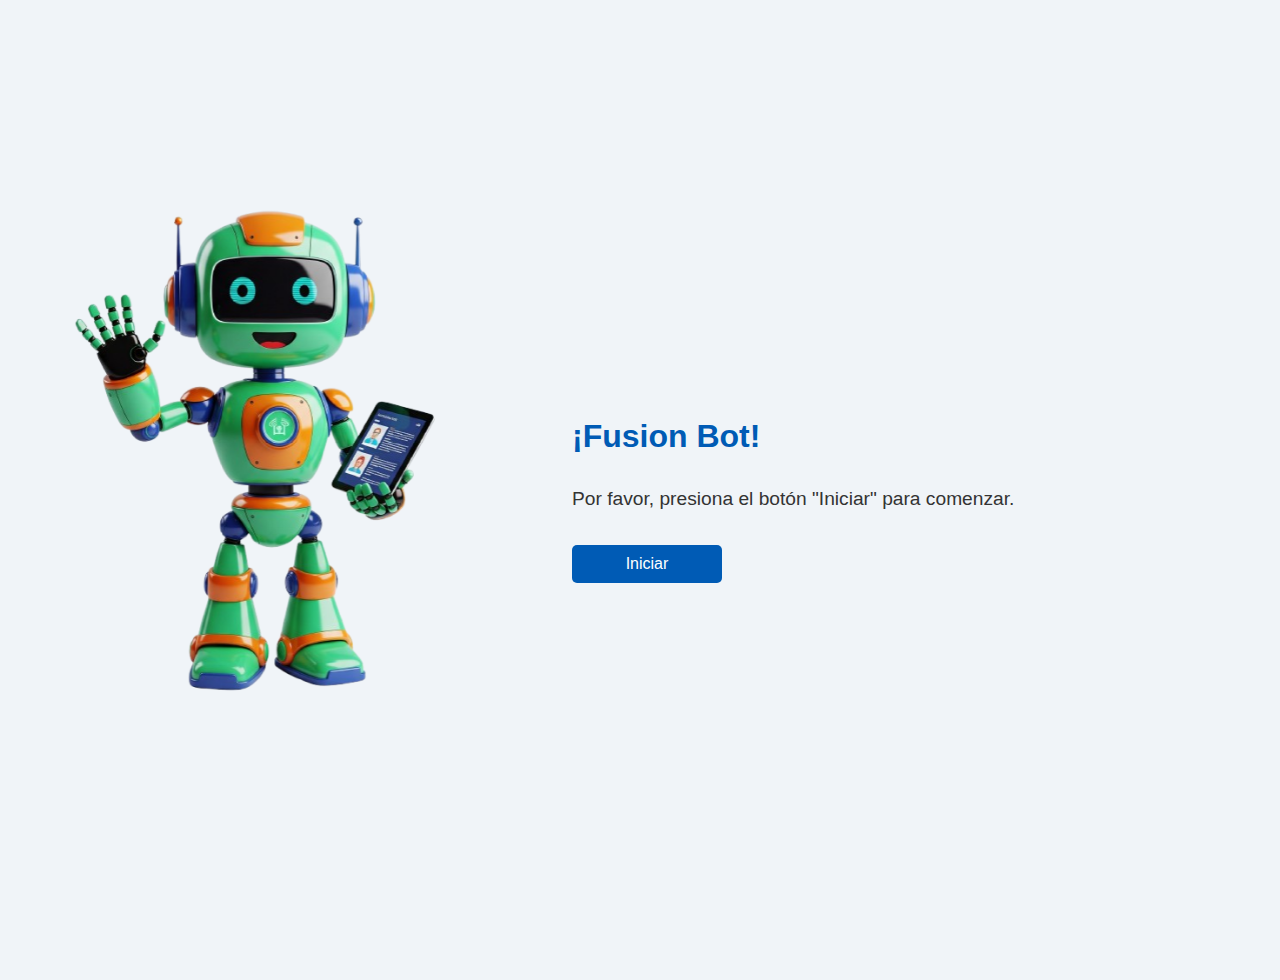
<file: fusion-boty/recruiter/fusion-boty-recruiter.html>
<!DOCTYPE html>
<html lang="es">
<head>
  <meta charset="UTF-8" />
  <meta name="viewport" content="width=device-width, initial-scale=1.0"/>
  <title>Bienvenido al Robot Asistente</title>
  <link rel="stylesheet" href="fusion-boty-recruiter.css" />
</head>
<body>
  <div class="container">
    <div class="robot-section">
      <img src="fusion-boty-recruiter.png" alt="Robot Asistente" class="robot-image" />
    </div>
    <div class="text-section">
      <h1>¡Fusion Bot!</h1>
      <p id="typewriter"></p>
    </div>
  </div>

  <script src="fusion-boty-recruiter.js"></script>
</body>
</html>
</file>
<file: fusion-boty/recruiter/fusion-boty-recruiter.css>
body {
  margin: 0;
  font-family: "Segoe UI", sans-serif;
  background-color: #f0f4f8;
  color: #333;
}

.container {
  display: flex;
  flex-direction: row;
  align-items: flex-start;
  justify-content: center;
  padding: 40px;
  flex-wrap: wrap;
  min-height: 100vh;
  box-sizing: border-box;
}

.text-section {
  padding: 20px;
  width: 50vw;
  margin-left: 40vw; /* Espacio para el robot fijo */
  margin-right: auto;
  box-sizing: border-box;
  display: flex;
  flex-direction: column;
  justify-content: center;
  min-height: 100vh;
}

.robot-section {
  height: 100vh;
  width: 40vw;
  position: fixed; /* Cambiado de relative a fixed */
  left: 0; /* Posición fija desde la izquierda */
  top: 0; /* Posición fija desde arriba */
  display: flex;
  align-items: center;
  justify-content: center;
  z-index: 1; /* Para asegurar que esté por encima del contenido */
}

.robot-image {
  max-width: 100%;
  height: 500px;
  display: block;
  margin: 0 auto;
}

.text-section h1 {
  font-size: 2rem;
  color: #005bb5;
  margin-bottom: 10px;
}

#typewriter {
  font-size: 1.2rem;
  line-height: 1.6;
  white-space: pre-line;
  margin-bottom: 20px;
}

#next-button, #submit-name, #results-button, #continue-button {
  background-color: #005bb5;
  color: white;
  padding: 10px 20px;
  border: none;
  font-size: 1rem;
  border-radius: 5px;
  cursor: pointer;
  margin-top: 10px;
  width: 150px;
}

#next-button:hover, #submit-name:hover, #results-button:hover, #continue-button:hover {
  background-color: #004494;
}

#name-input {
  padding: 10px;
  font-size: 1rem;
  width: 100%;
  max-width: 300px;
  margin-bottom: 10px;
  border: 1px solid #ccc;
  border-radius: 4px;
  display: none;
}

.hidden {
  display: none;
}

/* Responsivo */
@media (max-width: 768px) {
  .container {
    flex-direction: column;
    padding: 10px;
  }

  .robot-section {
    position: relative; /* En móvil vuelve a ser relativo */
    width: 100%;
    height: auto;
    margin-bottom: 20px;
  }

  .text-section {
    width: 100%;
    margin-left: 0; /* Quita el margen en móvil */
    text-align: center;
    display: flex;
    flex-direction: column;
    justify-content: center;
    min-height: auto; /* En móvil no necesita altura mínima */
  }

  .text-section h1 {
    font-size: 1.8rem;
  }

  .robot-image {
    height: 250px;
  }

  #next-button, #submit-name, #results-button, #continue-button, #name-input {
    align-self: center;
    width: 50%;
  }
}
</file>
